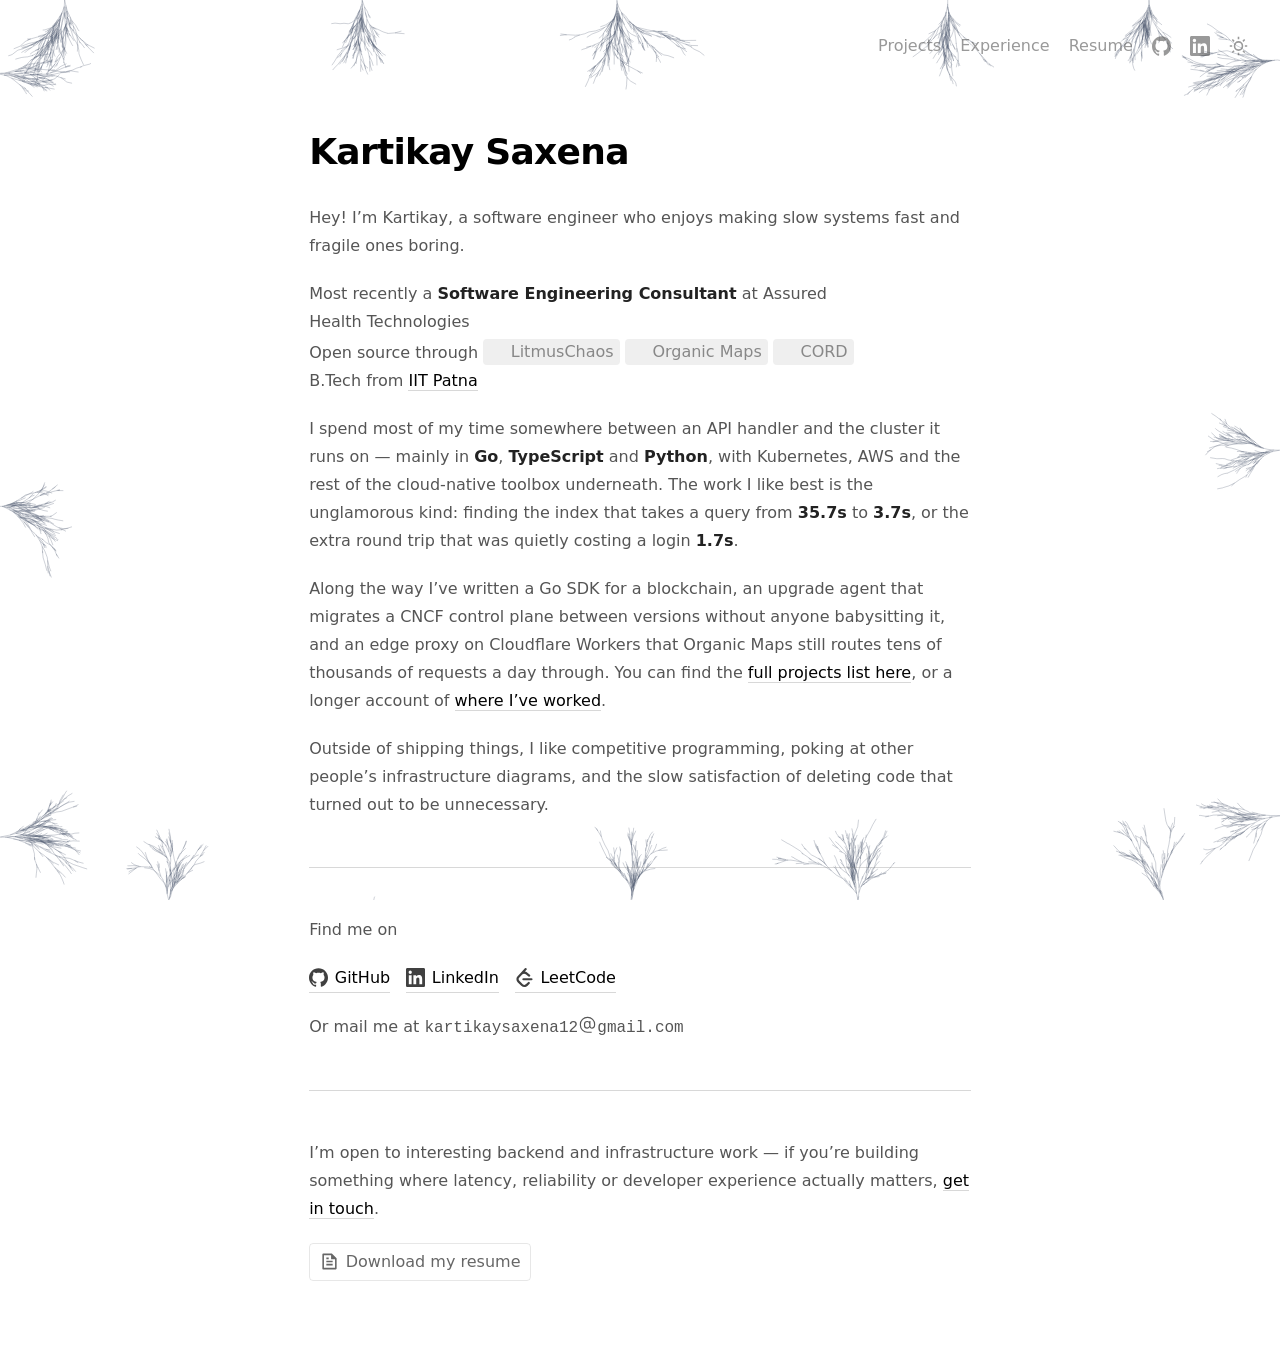
<file: index.html>
<!doctype html>
<html lang="en">
  <head>
    <meta charset="UTF-8" />
    <meta name="viewport" content="width=device-width, initial-scale=1" />
    <title>Kartikay Saxena</title>
    <meta
      name="description"
      content="Kartikay Saxena — software engineer working across Go, TypeScript and Python. Google Summer of Code, CNCF LitmusChaos, IIT Patna."
    />
    <meta name="author" content="Kartikay Saxena" />
    <link rel="icon" href="favicon.svg" type="image/svg+xml" />
    <link rel="canonical" href="https://ksaxena.tech/" />
    <meta property="og:type" content="website" />
    <meta property="og:title" content="Kartikay Saxena" />
    <meta property="og:url" content="https://ksaxena.tech/" />
    <meta
      property="og:description"
      content="Software engineer working across Go, TypeScript and Python."
    />
    <meta name="twitter:card" content="summary" />
    <link rel="stylesheet" href="styles/main.css" />
    <script>
      // Set the colour scheme before first paint to avoid a flash.
      (function () {
        var prefersDark =
          window.matchMedia &&
          window.matchMedia("(prefers-color-scheme: dark)").matches;
        var stored = null;
        try {
          stored = localStorage.getItem("color-scheme");
        } catch (e) {}
        if (stored === "dark" || (!stored && prefersDark))
          document.documentElement.classList.add("dark");
      })();
    </script>
  </head>
  <body>
    <header class="header">
      <a href="index.html" class="logo" aria-label="Kartikay Saxena — home">
        <svg viewBox="0 0 100 100" xmlns="http://www.w3.org/2000/svg">
          <title>Kartikay Saxena @ ksaxena.tech</title>
          <path
            class="stroke"
            d="M32 14C29 38 29 62 32 86M32 54C44 45 59 31 70 15M38 50C50 60 63 72 74 87"
          />
        </svg>
      </a>

      <nav class="nav">
        <div class="spacer"></div>
        <div class="right">
          <a href="projects.html" title="Projects">
            <span class="label">Projects</span>
            <span class="i-lightbulb icon-only"></span>
          </a>
          <a href="experience.html" title="Experience">
            <span class="label">Experience</span>
            <span class="i-briefcase icon-only"></span>
          </a>
          <a
            href="https://kartikaysaxena.github.io/resume-vault/software_engineer/software-engineer.pdf"
            target="_blank"
            rel="noopener"
            download
            title="Resume (PDF)"
          >
            <span class="label">Resume</span>
            <span class="i-file icon-only"></span>
          </a>
          <a
            href="https://github.com/kartikaysaxena"
            target="_blank"
            rel="noopener"
            title="GitHub"
            ><span class="i-github"></span
          ></a>
          <a
            href="https://www.linkedin.com/in/kartikay-saxena-33ba01223/"
            target="_blank"
            rel="noopener"
            title="LinkedIn"
            ><span class="i-linkedin"></span
          ></a>
          <button
            data-toggle-scheme
            title="Toggle colour scheme"
            aria-label="Toggle colour scheme"
          >
            <span class="i-sun"></span><span class="i-moon"></span>
          </button>
        </div>
      </nav>
    </header>

    <main>
      <div class="prose" style="margin-bottom: 2rem">
        <h1 class="slide-enter" style="--enter-stage: 0; margin-bottom: 0">
          Kartikay Saxena
        </h1>
      </div>

      <article class="prose slide-enter-content">
        <p>
          Hey! I’m Kartikay, a software engineer who enjoys making slow systems
          fast and fragile ones boring.
        </p>

        <p>
          Most recently a <strong>Software Engineering Consultant</strong> at
          Assured Health Technologies<br />
          Open source through
          <a
            class="magic-link"
            href="https://litmuschaos.io"
            target="_blank"
            rel="noopener"
            ><span
              class="magic-link-image"
              style="background-image: url('https://github.com/litmuschaos.png')"
            ></span
            >LitmusChaos</a
          >
          <a
            class="magic-link"
            href="https://organicmaps.app"
            target="_blank"
            rel="noopener"
            ><span
              class="magic-link-image"
              style="background-image: url('https://github.com/organicmaps.png')"
            ></span
            >Organic Maps</a
          >
          <a
            class="magic-link"
            href="https://github.com/dhiway"
            target="_blank"
            rel="noopener"
            ><span
              class="magic-link-image"
              style="background-image: url('https://github.com/dhiway.png')"
            ></span
            >CORD</a
          ><br />
          B.Tech from
          <a href="https://www.iitp.ac.in" target="_blank" rel="noopener"
            >IIT Patna</a
          >
        </p>

        <p>
          I spend most of my time somewhere between an API handler and the
          cluster it runs on — mainly in <strong>Go</strong>,
          <strong>TypeScript</strong> and <strong>Python</strong>, with
          Kubernetes, AWS and the rest of the cloud-native toolbox underneath.
          The work I like best is the unglamorous kind: finding the index that
          takes a query from <span class="metric">35.7s</span> to
          <span class="metric">3.7s</span>, or the extra round trip that was
          quietly costing a login <span class="metric">1.7s</span>.
        </p>

        <p>
          Along the way I’ve written a Go SDK for a blockchain, an upgrade agent
          that migrates a CNCF control plane between versions without anyone
          babysitting it, and an edge proxy on Cloudflare Workers that Organic
          Maps still routes tens of thousands of requests a day through. You can
          find the <a href="projects.html">full projects list here</a>, or a
          longer account of <a href="experience.html">where I’ve worked</a>.
        </p>

        <p>
          Outside of shipping things, I like competitive programming, poking at
          other people’s infrastructure diagrams, and the slow satisfaction of
          deleting code that turned out to be unnecessary.
        </p>

        <hr />

        <p>Find me on</p>

        <p class="socials">
          <a
            href="https://github.com/kartikaysaxena"
            target="_blank"
            rel="noopener"
            ><span class="i-github"></span> GitHub</a
          >
          <a
            href="https://www.linkedin.com/in/kartikay-saxena-33ba01223/"
            target="_blank"
            rel="noopener"
            ><span class="i-linkedin"></span> LinkedIn</a
          >
          <a
            href="https://leetcode.com/u/annoyingdeadlock/"
            target="_blank"
            rel="noopener"
            ><span class="i-leetcode"></span> LeetCode</a
          >
        </p>

        <p>
          Or mail me at
          <span class="mono"
            >kartikaysaxena12<span
              class="i-at"
              style="vertical-align: -0.15em"
            ></span
            >gmail.com</span
          >
        </p>

        <hr />

        <p>
          I’m open to interesting backend and infrastructure work — if you’re
          building something where latency, reliability or developer experience
          actually matters,
          <a href="mailto:kartikaysaxena12@gmail.com">get in touch</a>.
        </p>

        <p>
          <a
            class="btn"
            href="https://kartikaysaxena.github.io/resume-vault/software_engineer/software-engineer.pdf"
            target="_blank"
            rel="noopener"
            download
            ><span class="i-file"></span> Download my resume</a
          >
        </p>
      </article>
    </main>

    <button class="to-top" title="Scroll to top" aria-label="Scroll to top">
      <span class="i-arrow-up"></span>
    </button>

    <script src="scripts/app.js"></script>
    <script src="scripts/plum.js"></script>
  </body>
</html>
</file>
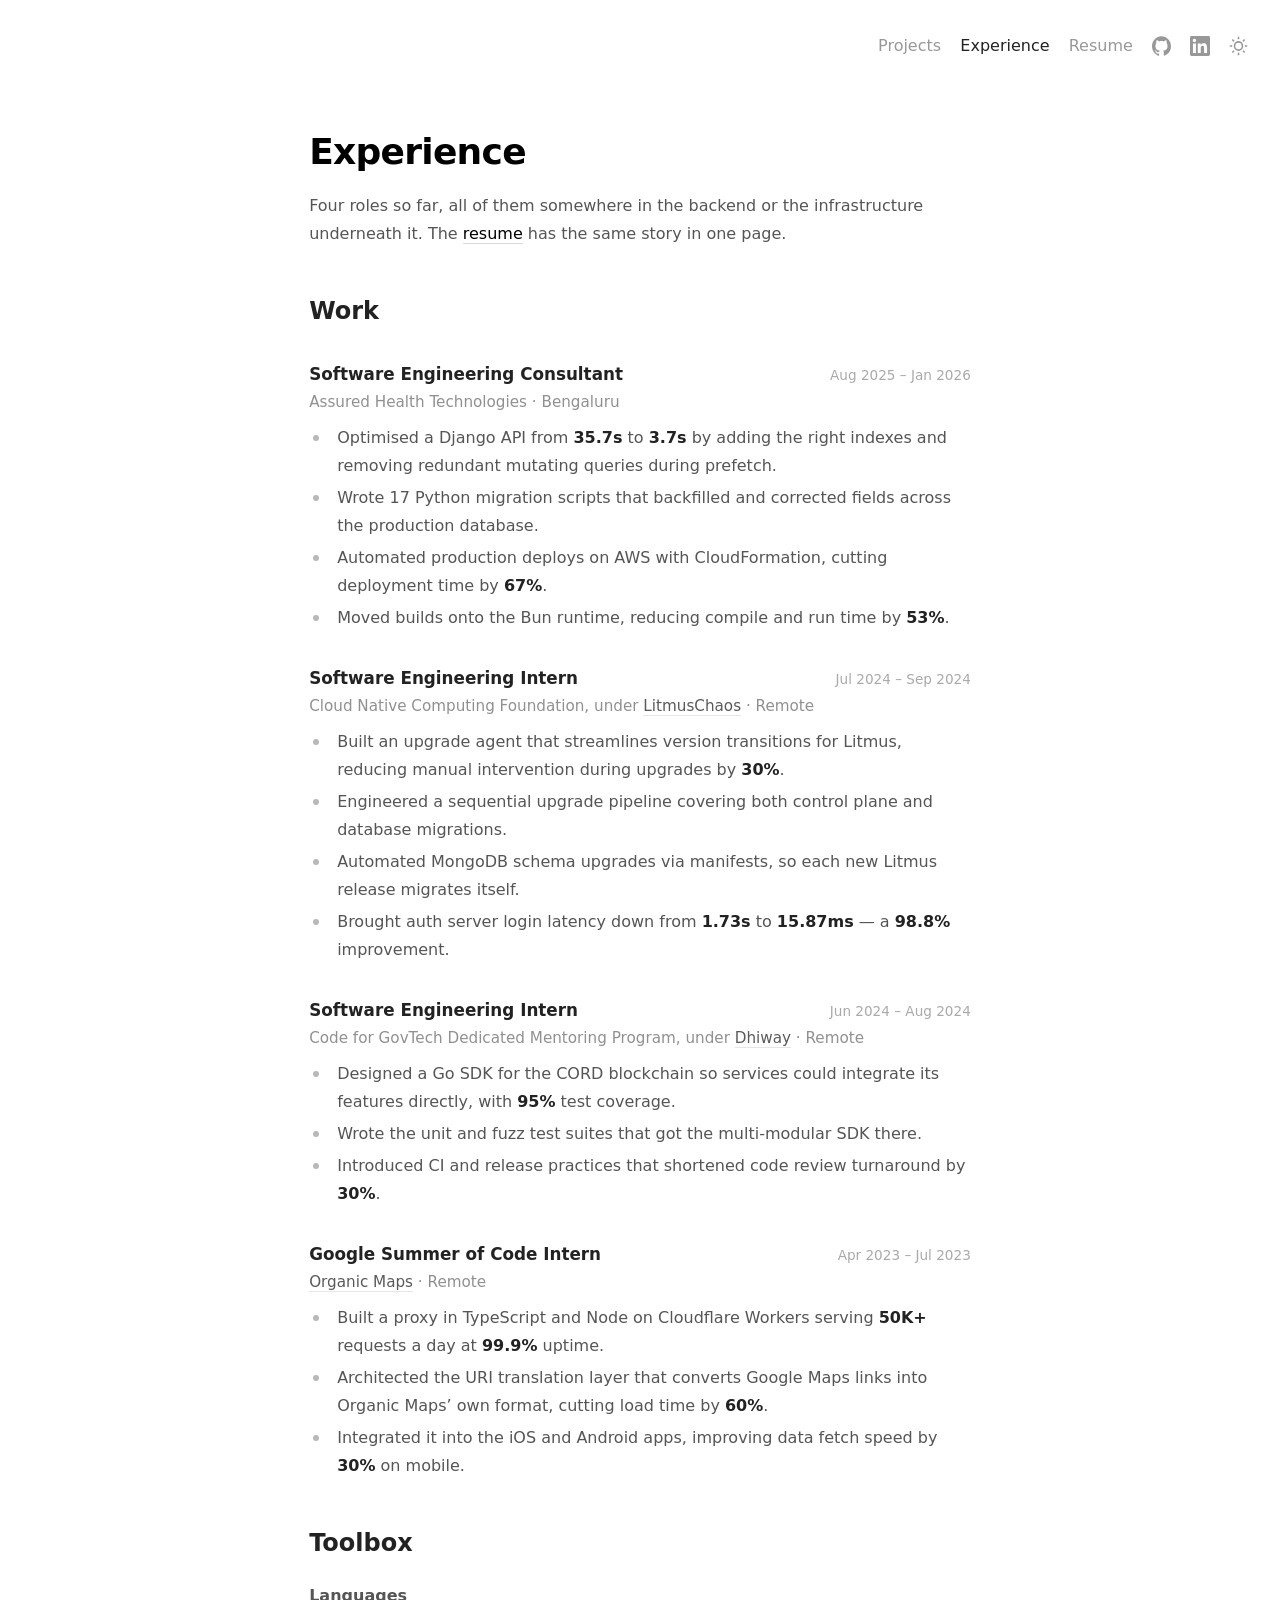
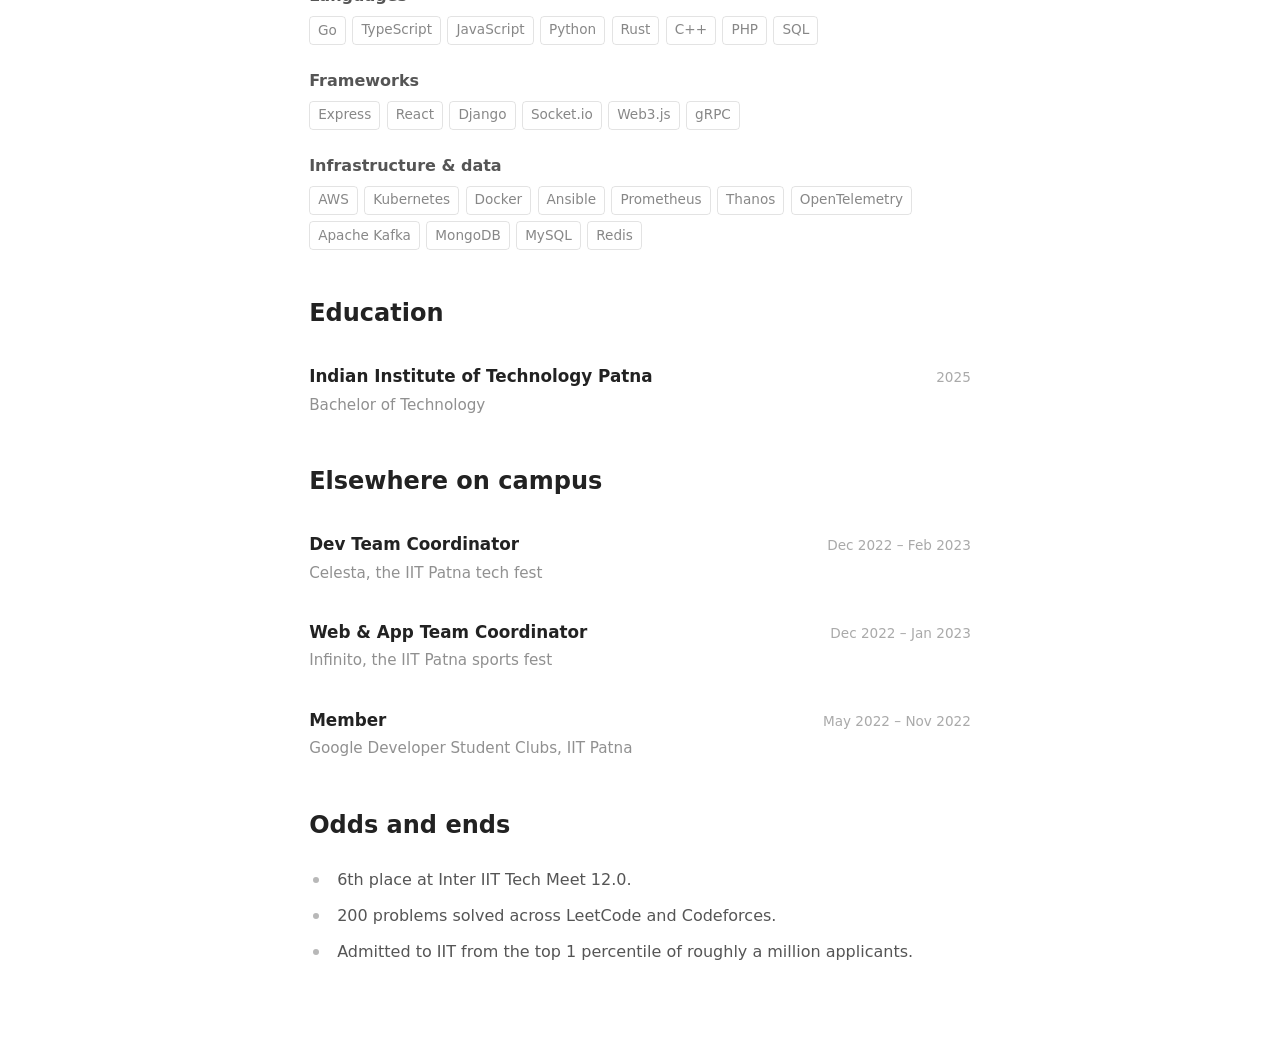
<file: experience.html>
<!doctype html>
<html lang="en">
  <head>
    <meta charset="UTF-8" />
    <meta name="viewport" content="width=device-width, initial-scale=1" />
    <title>Experience — Kartikay Saxena</title>
    <meta
      name="description"
      content="Where Kartikay Saxena has worked: Assured Health Technologies, CNCF LitmusChaos, Code for GovTech, and Google Summer of Code at Organic Maps."
    />
    <meta name="author" content="Kartikay Saxena" />
    <link rel="icon" href="favicon.svg" type="image/svg+xml" />
    <link rel="canonical" href="https://ksaxena.tech/experience.html" />
    <meta property="og:type" content="website" />
    <meta property="og:title" content="Experience — Kartikay Saxena" />
    <meta property="og:url" content="https://ksaxena.tech/experience.html" />
    <link rel="stylesheet" href="styles/main.css" />
    <script>
      (function () {
        var prefersDark =
          window.matchMedia &&
          window.matchMedia("(prefers-color-scheme: dark)").matches;
        var stored = null;
        try {
          stored = localStorage.getItem("color-scheme");
        } catch (e) {}
        if (stored === "dark" || (!stored && prefersDark))
          document.documentElement.classList.add("dark");
      })();
    </script>
  </head>
  <body>
    <header class="header">
      <a href="index.html" class="logo" aria-label="Kartikay Saxena — home">
        <svg viewBox="0 0 100 100" xmlns="http://www.w3.org/2000/svg">
          <title>Kartikay Saxena @ ksaxena.tech</title>
          <path
            class="stroke"
            d="M32 14C29 38 29 62 32 86M32 54C44 45 59 31 70 15M38 50C50 60 63 72 74 87"
          />
        </svg>
      </a>

      <nav class="nav">
        <div class="spacer"></div>
        <div class="right">
          <a href="projects.html" title="Projects">
            <span class="label">Projects</span>
            <span class="i-lightbulb icon-only"></span>
          </a>
          <a href="experience.html" title="Experience" aria-current="page">
            <span class="label">Experience</span>
            <span class="i-briefcase icon-only"></span>
          </a>
          <a
            href="https://kartikaysaxena.github.io/resume-vault/software_engineer/software-engineer.pdf"
            target="_blank"
            rel="noopener"
            download
            title="Resume (PDF)"
          >
            <span class="label">Resume</span>
            <span class="i-file icon-only"></span>
          </a>
          <a
            href="https://github.com/kartikaysaxena"
            target="_blank"
            rel="noopener"
            title="GitHub"
            ><span class="i-github"></span
          ></a>
          <a
            href="https://www.linkedin.com/in/kartikay-saxena-33ba01223/"
            target="_blank"
            rel="noopener"
            title="LinkedIn"
            ><span class="i-linkedin"></span
          ></a>
          <button
            data-toggle-scheme
            title="Toggle colour scheme"
            aria-label="Toggle colour scheme"
          >
            <span class="i-sun"></span><span class="i-moon"></span>
          </button>
        </div>
      </nav>
    </header>

    <main>
      <div class="prose slide-enter-content">
        <h1>Experience</h1>
        <p>
          Four roles so far, all of them somewhere in the backend or the
          infrastructure underneath it. The
          <a
            href="https://kartikaysaxena.github.io/resume-vault/software_engineer/software-engineer.pdf"
            target="_blank"
            rel="noopener"
            download
            >resume</a
          >
          has the same story in one page.
        </p>
      </div>

      <div class="prose slide-enter" style="--enter-stage: 3">
        <h2>Work</h2>

        <div class="entry">
          <div class="entry-head">
            <span class="role">Software Engineering Consultant</span>
            <span class="when">Aug 2025 – Jan 2026</span>
          </div>
          <div class="entry-org">Assured Health Technologies · Bengaluru</div>
          <ul>
            <li>
              Optimised a Django API from <span class="metric">35.7s</span> to
              <span class="metric">3.7s</span> by adding the right indexes and
              removing redundant mutating queries during prefetch.
            </li>
            <li>
              Wrote 17 Python migration scripts that backfilled and corrected
              fields across the production database.
            </li>
            <li>
              Automated production deploys on AWS with CloudFormation, cutting
              deployment time by <span class="metric">67%</span>.
            </li>
            <li>
              Moved builds onto the Bun runtime, reducing compile and run time
              by <span class="metric">53%</span>.
            </li>
          </ul>
        </div>

        <div class="entry">
          <div class="entry-head">
            <span class="role">Software Engineering Intern</span>
            <span class="when">Jul 2024 – Sep 2024</span>
          </div>
          <div class="entry-org">
            Cloud Native Computing Foundation, under
            <a href="https://litmuschaos.io" target="_blank" rel="noopener"
              >LitmusChaos</a
            >
            · Remote
          </div>
          <ul>
            <li>
              Built an upgrade agent that streamlines version transitions for
              Litmus, reducing manual intervention during upgrades by
              <span class="metric">30%</span>.
            </li>
            <li>
              Engineered a sequential upgrade pipeline covering both control
              plane and database migrations.
            </li>
            <li>
              Automated MongoDB schema upgrades via manifests, so each new
              Litmus release migrates itself.
            </li>
            <li>
              Brought auth server login latency down from
              <span class="metric">1.73s</span> to
              <span class="metric">15.87ms</span> — a
              <span class="metric">98.8%</span> improvement.
            </li>
          </ul>
        </div>

        <div class="entry">
          <div class="entry-head">
            <span class="role">Software Engineering Intern</span>
            <span class="when">Jun 2024 – Aug 2024</span>
          </div>
          <div class="entry-org">
            Code for GovTech Dedicated Mentoring Program, under
            <a href="https://github.com/dhiway" target="_blank" rel="noopener"
              >Dhiway</a
            >
            · Remote
          </div>
          <ul>
            <li>
              Designed a Go SDK for the CORD blockchain so services could
              integrate its features directly, with
              <span class="metric">95%</span> test coverage.
            </li>
            <li>
              Wrote the unit and fuzz test suites that got the multi-modular SDK
              there.
            </li>
            <li>
              Introduced CI and release practices that shortened code review
              turnaround by <span class="metric">30%</span>.
            </li>
          </ul>
        </div>

        <div class="entry">
          <div class="entry-head">
            <span class="role">Google Summer of Code Intern</span>
            <span class="when">Apr 2023 – Jul 2023</span>
          </div>
          <div class="entry-org">
            <a href="https://organicmaps.app" target="_blank" rel="noopener"
              >Organic Maps</a
            >
            · Remote
          </div>
          <ul>
            <li>
              Built a proxy in TypeScript and Node on Cloudflare Workers serving
              <span class="metric">50K+</span> requests a day at
              <span class="metric">99.9%</span> uptime.
            </li>
            <li>
              Architected the URI translation layer that converts Google Maps
              links into Organic Maps’ own format, cutting load time by
              <span class="metric">60%</span>.
            </li>
            <li>
              Integrated it into the iOS and Android apps, improving data fetch
              speed by <span class="metric">30%</span> on mobile.
            </li>
          </ul>
        </div>
      </div>

      <div class="prose slide-enter" style="--enter-stage: 4">
        <h2>Toolbox</h2>

        <h4>Languages</h4>
        <div class="chips">
          <span>Go</span><span>TypeScript</span><span>JavaScript</span
          ><span>Python</span><span>Rust</span><span>C++</span><span>PHP</span
          ><span>SQL</span>
        </div>

        <h4>Frameworks</h4>
        <div class="chips">
          <span>Express</span><span>React</span><span>Django</span
          ><span>Socket.io</span><span>Web3.js</span><span>gRPC</span>
        </div>

        <h4>Infrastructure &amp; data</h4>
        <div class="chips">
          <span>AWS</span><span>Kubernetes</span><span>Docker</span
          ><span>Ansible</span><span>Prometheus</span><span>Thanos</span
          ><span>OpenTelemetry</span><span>Apache Kafka</span
          ><span>MongoDB</span><span>MySQL</span><span>Redis</span>
        </div>
      </div>

      <div class="prose slide-enter" style="--enter-stage: 5">
        <h2>Education</h2>
        <div class="entry">
          <div class="entry-head">
            <span class="role">Indian Institute of Technology Patna</span>
            <span class="when">2025</span>
          </div>
          <div class="entry-org">Bachelor of Technology</div>
        </div>
      </div>

      <div class="prose slide-enter" style="--enter-stage: 6">
        <h2>Elsewhere on campus</h2>
        <div class="entry">
          <div class="entry-head">
            <span class="role">Dev Team Coordinator</span>
            <span class="when">Dec 2022 – Feb 2023</span>
          </div>
          <div class="entry-org">Celesta, the IIT Patna tech fest</div>
        </div>
        <div class="entry">
          <div class="entry-head">
            <span class="role">Web &amp; App Team Coordinator</span>
            <span class="when">Dec 2022 – Jan 2023</span>
          </div>
          <div class="entry-org">Infinito, the IIT Patna sports fest</div>
        </div>
        <div class="entry">
          <div class="entry-head">
            <span class="role">Member</span>
            <span class="when">May 2022 – Nov 2022</span>
          </div>
          <div class="entry-org">Google Developer Student Clubs, IIT Patna</div>
        </div>
      </div>

      <div class="prose slide-enter" style="--enter-stage: 7">
        <h2>Odds and ends</h2>
        <ul>
          <li>6th place at Inter IIT Tech Meet 12.0.</li>
          <li>200 problems solved across LeetCode and Codeforces.</li>
          <li>
            Admitted to IIT from the top 1 percentile of roughly a million
            applicants.
          </li>
        </ul>
      </div>
    </main>

    <button class="to-top" title="Scroll to top" aria-label="Scroll to top">
      <span class="i-arrow-up"></span>
    </button>

    <script src="scripts/app.js"></script>
  </body>
</html>
</file>
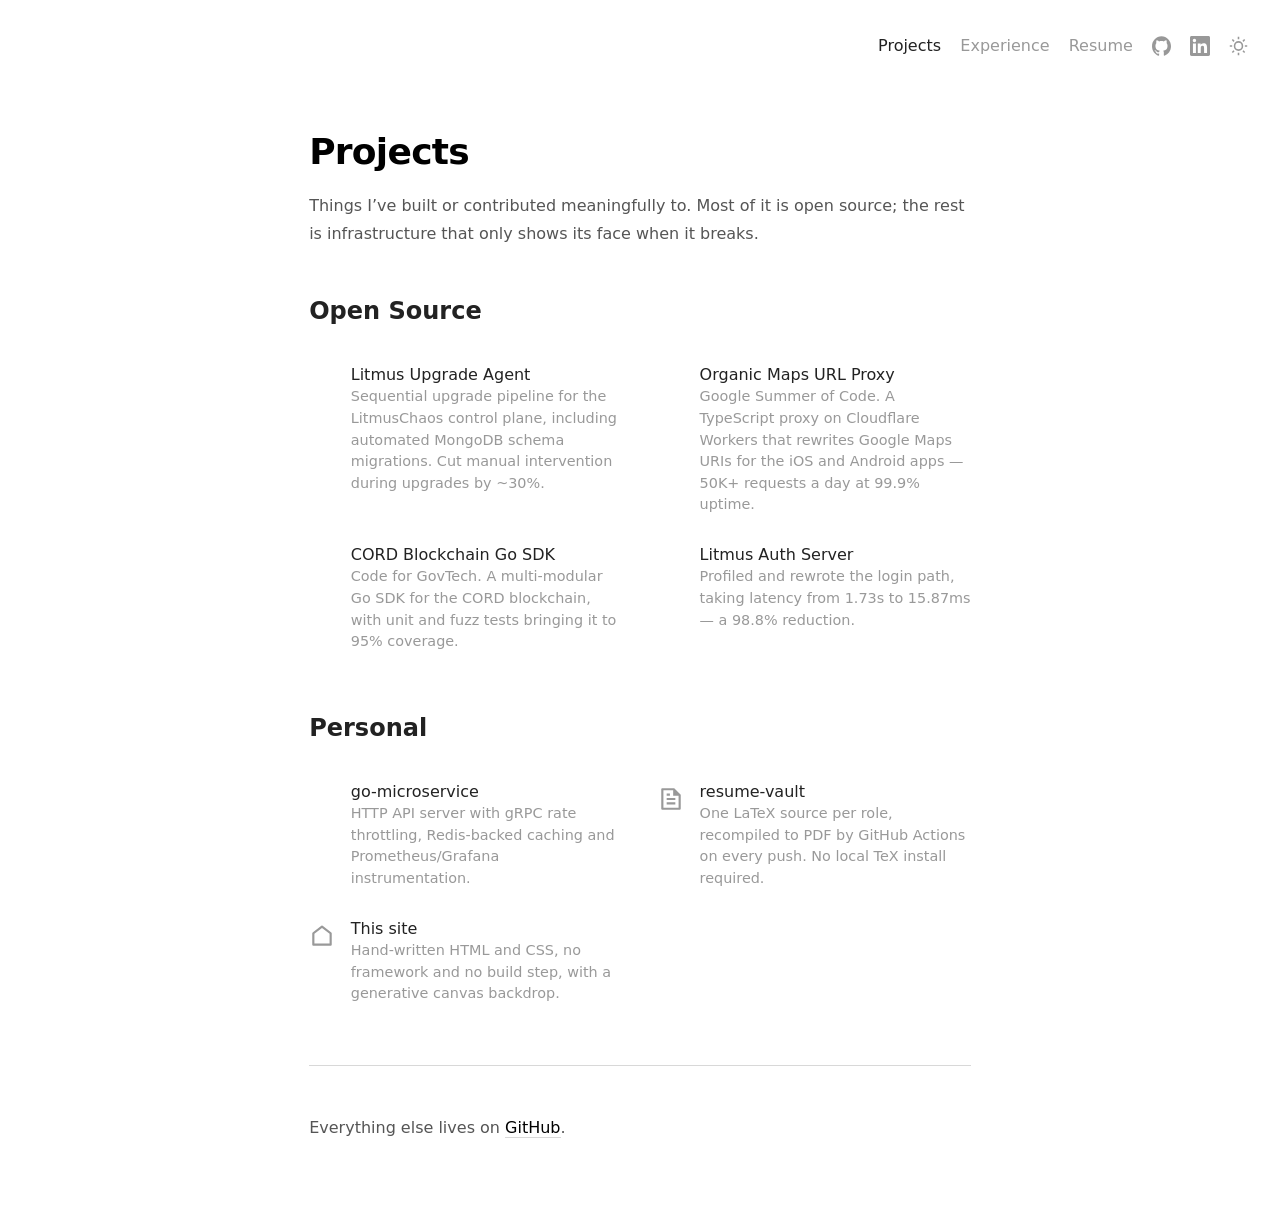
<file: projects.html>
<!doctype html>
<html lang="en">
  <head>
    <meta charset="UTF-8" />
    <meta name="viewport" content="width=device-width, initial-scale=1" />
    <title>Projects — Kartikay Saxena</title>
    <meta
      name="description"
      content="Projects Kartikay Saxena has built or contributed to, across open source, infrastructure and the edge."
    />
    <meta name="author" content="Kartikay Saxena" />
    <link rel="icon" href="favicon.svg" type="image/svg+xml" />
    <link rel="canonical" href="https://ksaxena.tech/projects.html" />
    <meta property="og:type" content="website" />
    <meta property="og:title" content="Projects — Kartikay Saxena" />
    <meta property="og:url" content="https://ksaxena.tech/projects.html" />
    <link rel="stylesheet" href="styles/main.css" />
    <script>
      (function () {
        var prefersDark =
          window.matchMedia &&
          window.matchMedia("(prefers-color-scheme: dark)").matches;
        var stored = null;
        try {
          stored = localStorage.getItem("color-scheme");
        } catch (e) {}
        if (stored === "dark" || (!stored && prefersDark))
          document.documentElement.classList.add("dark");
      })();
    </script>
  </head>
  <body>
    <header class="header">
      <a href="index.html" class="logo" aria-label="Kartikay Saxena — home">
        <svg viewBox="0 0 100 100" xmlns="http://www.w3.org/2000/svg">
          <title>Kartikay Saxena @ ksaxena.tech</title>
          <path
            class="stroke"
            d="M32 14C29 38 29 62 32 86M32 54C44 45 59 31 70 15M38 50C50 60 63 72 74 87"
          />
        </svg>
      </a>

      <nav class="nav">
        <div class="spacer"></div>
        <div class="right">
          <a href="projects.html" title="Projects" aria-current="page">
            <span class="label">Projects</span>
            <span class="i-lightbulb icon-only"></span>
          </a>
          <a href="experience.html" title="Experience">
            <span class="label">Experience</span>
            <span class="i-briefcase icon-only"></span>
          </a>
          <a
            href="https://kartikaysaxena.github.io/resume-vault/software_engineer/software-engineer.pdf"
            target="_blank"
            rel="noopener"
            download
            title="Resume (PDF)"
          >
            <span class="label">Resume</span>
            <span class="i-file icon-only"></span>
          </a>
          <a
            href="https://github.com/kartikaysaxena"
            target="_blank"
            rel="noopener"
            title="GitHub"
            ><span class="i-github"></span
          ></a>
          <a
            href="https://www.linkedin.com/in/kartikay-saxena-33ba01223/"
            target="_blank"
            rel="noopener"
            title="LinkedIn"
            ><span class="i-linkedin"></span
          ></a>
          <button
            data-toggle-scheme
            title="Toggle colour scheme"
            aria-label="Toggle colour scheme"
          >
            <span class="i-sun"></span><span class="i-moon"></span>
          </button>
        </div>
      </nav>
    </header>

    <main>
      <div class="prose slide-enter-content">
        <h1>Projects</h1>
        <p>
          Things I’ve built or contributed meaningfully to. Most of it is open
          source; the rest is infrastructure that only shows its face when it
          breaks.
        </p>
      </div>

      <div class="prose slide-enter" style="--enter-stage: 3">
        <h2>Open Source</h2>
        <div class="project-grid">
          <a
            class="project"
            href="https://litmuschaos.io"
            target="_blank"
            rel="noopener"
          >
            <span
              class="glyph img"
              style="background-image: url('https://github.com/litmuschaos.png')"
            ></span>
            <span>
              <span class="title">Litmus Upgrade Agent</span>
              <span class="desc"
                >Sequential upgrade pipeline for the LitmusChaos control plane,
                including automated MongoDB schema migrations. Cut manual
                intervention during upgrades by ~30%.</span
              >
            </span>
          </a>

          <a
            class="project"
            href="https://organicmaps.app"
            target="_blank"
            rel="noopener"
          >
            <span
              class="glyph img"
              style="
                background-image: url('https://github.com/organicmaps.png');
              "
            ></span>
            <span>
              <span class="title">Organic Maps URL Proxy</span>
              <span class="desc"
                >Google Summer of Code. A TypeScript proxy on Cloudflare Workers
                that rewrites Google Maps URIs for the iOS and Android apps —
                50K+ requests a day at 99.9% uptime.</span
              >
            </span>
          </a>

          <a
            class="project"
            href="https://github.com/dhiway"
            target="_blank"
            rel="noopener"
          >
            <span
              class="glyph img"
              style="background-image: url('https://github.com/dhiway.png')"
            ></span>
            <span>
              <span class="title">CORD Blockchain Go SDK</span>
              <span class="desc"
                >Code for GovTech. A multi-modular Go SDK for the CORD
                blockchain, with unit and fuzz tests bringing it to 95%
                coverage.</span
              >
            </span>
          </a>

          <a
            class="project"
            href="https://github.com/cncf"
            target="_blank"
            rel="noopener"
          >
            <span
              class="glyph img"
              style="background-image: url('https://github.com/cncf.png')"
            ></span>
            <span>
              <span class="title">Litmus Auth Server</span>
              <span class="desc"
                >Profiled and rewrote the login path, taking latency from 1.73s
                to 15.87ms — a 98.8% reduction.</span
              >
            </span>
          </a>
        </div>
      </div>

      <div class="prose slide-enter" style="--enter-stage: 4">
        <h2>Personal</h2>
        <div class="project-grid">
          <a
            class="project"
            href="https://github.com/kartikaysaxena/go-microservice"
            target="_blank"
            rel="noopener"
          >
            <span
              class="glyph img"
              style="background-image: url('https://github.com/golang.png')"
            ></span>
            <span>
              <span class="title">go-microservice</span>
              <span class="desc"
                >HTTP API server with gRPC rate throttling, Redis-backed caching
                and Prometheus/Grafana instrumentation.</span
              >
            </span>
          </a>

          <a
            class="project"
            href="https://github.com/kartikaysaxena/resume-vault"
            target="_blank"
            rel="noopener"
          >
            <span class="glyph i-file"></span>
            <span>
              <span class="title">resume-vault</span>
              <span class="desc"
                >One LaTeX source per role, recompiled to PDF by GitHub Actions
                on every push. No local TeX install required.</span
              >
            </span>
          </a>

          <a
            class="project"
            href="https://github.com/kartikaysaxena/Portfolio"
            target="_blank"
            rel="noopener"
          >
            <span class="glyph i-home"></span>
            <span>
              <span class="title">This site</span>
              <span class="desc"
                >Hand-written HTML and CSS, no framework and no build step, with
                a generative canvas backdrop.</span
              >
            </span>
          </a>
        </div>
      </div>

      <div class="prose slide-enter" style="--enter-stage: 5">
        <hr />
        <p>
          Everything else lives on
          <a
            href="https://github.com/kartikaysaxena?tab=repositories"
            target="_blank"
            rel="noopener"
            >GitHub</a
          >.
        </p>
      </div>
    </main>

    <button class="to-top" title="Scroll to top" aria-label="Scroll to top">
      <span class="i-arrow-up"></span>
    </button>

    <script src="scripts/app.js"></script>
  </body>
</html>
</file>
<file: styles/main.css>
/* ---------------------------------------------------------------------------
   Kartikay Saxena â€” portfolio
   Minimal, text-first design in the spirit of antfu.me.
--------------------------------------------------------------------------- */

/* --- Tokens ------------------------------------------------------------- */

:root {
  --c-bg: #ffffff;
  --c-scrollbar: #eee;
  --c-scrollbar-hover: #bbb;
  --c-border: #7d7d7d4d;
  --c-faint: #8882;
  --c-accent: #e8734a;

  --fg-light: #888;
  --fg: #555;
  --fg-deep: #222;
  --fg-deeper: #000;

  --prose-max-width: 65ch;
  --nav-padding: 2rem;

  --font-sans: "Inter var", Inter, ui-sans-serif, system-ui, -apple-system,
    "Segoe UI", Roboto, "Helvetica Neue", Arial, sans-serif;
  --font-mono: "DM Mono", ui-monospace, SFMono-Regular, Menlo, Monaco, Consolas,
    "Liberation Mono", "Courier New", monospace;
  --font-serif: ui-serif, Georgia, Cambria, "Times New Roman", Times, serif;

  color-scheme: light;
}

html.dark {
  --c-bg: #050505;
  --c-scrollbar: #111;
  --c-scrollbar-hover: #222;

  --fg-light: #888;
  --fg: #bbb;
  --fg-deep: #ddd;
  --fg-deeper: #fff;

  color-scheme: dark;
}

/* --- Base --------------------------------------------------------------- */

*,
*::before,
*::after {
  box-sizing: border-box;
}

* {
  margin: 0;
  padding: 0;
}

html {
  -webkit-text-size-adjust: 100%;
  tab-size: 4;
  -webkit-tap-highlight-color: transparent;
  scroll-behavior: smooth;
}

body {
  min-height: 100vh;
  background: var(--c-bg);
  color: var(--fg);
  font-family: var(--font-sans);
  font-size: 1rem;
  line-height: 1.75;
  position: relative;
  transition: background-color 0.3s ease;
}

::selection {
  background: #8884;
}

* {
  scrollbar-color: var(--c-scrollbar) var(--c-bg);
}

::-webkit-scrollbar {
  width: 6px;
  height: 6px;
}
::-webkit-scrollbar-track,
::-webkit-scrollbar-corner {
  background: var(--c-bg);
  border-radius: 10px;
}
::-webkit-scrollbar-thumb {
  background: var(--c-scrollbar);
  border-radius: 10px;
}
::-webkit-scrollbar-thumb:hover {
  background: var(--c-scrollbar-hover);
}

img,
svg,
canvas {
  display: block;
  max-width: 100%;
}

:focus-visible {
  outline: 2px solid var(--fg-light);
  outline-offset: 3px;
  border-radius: 2px;
}

/* --- Icons (CSS masks, currentColor) ------------------------------------ */

[class^="i-"],
[class*=" i-"] {
  display: inline-block;
  width: 1.2em;
  height: 1.2em;
  flex: none;
  background-color: currentColor;
  -webkit-mask-position: center;
  mask-position: center;
  -webkit-mask-size: 100% 100%;
  mask-size: 100% 100%;
  -webkit-mask-repeat: no-repeat;
  mask-repeat: no-repeat;
  vertical-align: -0.2em;
}

.i-lightbulb {
  --icon: url('data:image/svg+xml;utf8,<svg xmlns="http://www.w3.org/2000/svg" viewBox="0 0 24 24"><path fill="black" d="M9.973 18H11v-5h2v5h1.027c.132-1.202.745-2.193 1.74-3.277c.113-.122.832-.867.917-.973a6 6 0 1 0-9.37-.002c.086.107.807.853.918.974c.996 1.084 1.609 2.076 1.741 3.278M10 20v1h4v-1zm-4.246-5a8 8 0 1 1 12.49.002C17.624 15.774 16 17 16 18.5V21a2 2 0 0 1-2 2h-4a2 2 0 0 1-2-2v-2.5C8 17 6.375 15.774 5.754 15"/></svg>');
}
.i-briefcase {
  --icon: url('data:image/svg+xml;utf8,<svg xmlns="http://www.w3.org/2000/svg" viewBox="0 0 24 24"><path fill="black" d="M7 5V2a1 1 0 0 1 1-1h8a1 1 0 0 1 1 1v3h4a1 1 0 0 1 1 1v14a1 1 0 0 1-1 1H3a1 1 0 0 1-1-1V6a1 1 0 0 1 1-1zM4 16v3h16v-3zm0-2h16V7H4zM9 3v2h6V3zm2 8h2v2h-2z"/></svg>');
}
.i-file {
  --icon: url('data:image/svg+xml;utf8,<svg xmlns="http://www.w3.org/2000/svg" viewBox="0 0 24 24"><path fill="black" d="M21 8v12.993A1 1 0 0 1 20.007 22H3.993A.993.993 0 0 1 3 21.008V2.992C3 2.455 3.449 2 4.002 2h10.995zm-2 1h-5V4H5v16h14zM8 7h3v2H8zm0 4h8v2H8zm0 4h8v2H8z"/></svg>');
}
.i-sun {
  --icon: url('data:image/svg+xml;utf8,<svg xmlns="http://www.w3.org/2000/svg" viewBox="0 0 24 24"><path fill="black" d="M12 18a6 6 0 1 1 0-12a6 6 0 0 1 0 12m0-2a4 4 0 1 0 0-8a4 4 0 0 0 0 8M11 1h2v3h-2zm0 19h2v3h-2zM3.515 4.929l1.414-1.414L7.05 5.636L5.636 7.05zM16.95 18.364l1.414-1.414l2.121 2.121l-1.414 1.414zm2.121-14.85l1.414 1.415l-2.121 2.121l-1.414-1.414zM5.636 16.95l1.414 1.414l-2.121 2.121l-1.414-1.414zM23 11v2h-3v-2zM4 11v2H1v-2z"/></svg>');
}
.i-moon {
  --icon: url('data:image/svg+xml;utf8,<svg xmlns="http://www.w3.org/2000/svg" viewBox="0 0 24 24"><path fill="black" d="M10 7a7 7 0 0 0 12 4.9v.1c0 5.523-4.477 10-10 10S2 17.523 2 12S6.477 2 12 2h.1A6.98 6.98 0 0 0 10 7m-6 5a8 8 0 0 0 15.062 3.762A9 9 0 0 1 8.238 4.938A8 8 0 0 0 4 12"/></svg>');
}
.i-arrow-up {
  --icon: url('data:image/svg+xml;utf8,<svg xmlns="http://www.w3.org/2000/svg" viewBox="0 0 24 24"><path fill="black" d="M13 7.828V20h-2V7.828l-5.364 5.364l-1.414-1.414L12 4l7.778 7.778l-1.414 1.414z"/></svg>');
}
.i-github {
  --icon: url('data:image/svg+xml;utf8,<svg xmlns="http://www.w3.org/2000/svg" viewBox="0 0 24 24"><path fill="black" d="M12 .297c-6.63 0-12 5.373-12 12c0 5.303 3.438 9.8 8.205 11.385c.6.113.82-.258.82-.577c0-.285-.01-1.04-.015-2.04c-3.338.724-4.042-1.61-4.042-1.61C4.422 18.07 3.633 17.7 3.633 17.7c-1.087-.744.084-.729.084-.729c1.205.084 1.838 1.236 1.838 1.236c1.07 1.835 2.809 1.305 3.495.998c.108-.776.417-1.305.76-1.605c-2.665-.3-5.466-1.332-5.466-5.93c0-1.31.465-2.38 1.235-3.22c-.135-.303-.54-1.523.105-3.176c0 0 1.005-.322 3.3 1.23c.96-.267 1.98-.399 3-.405c1.02.006 2.04.138 3 .405c2.28-1.552 3.285-1.23 3.285-1.23c.645 1.653.24 2.873.12 3.176c.765.84 1.23 1.91 1.23 3.22c0 4.61-2.805 5.625-5.475 5.92c.42.36.81 1.096.81 2.22c0 1.606-.015 2.896-.015 3.286c0 .315.21.69.825.57C20.565 22.092 24 17.592 24 12.297c0-6.627-5.373-12-12-12"/></svg>');
}
.i-linkedin {
  --icon: url('data:image/svg+xml;utf8,<svg xmlns="http://www.w3.org/2000/svg" viewBox="0 0 24 24"><path fill="black" d="M20.447 20.452h-3.554v-5.569c0-1.328-.027-3.037-1.852-3.037c-1.853 0-2.136 1.445-2.136 2.939v5.667H9.351V9h3.414v1.561h.046c.477-.9 1.637-1.85 3.37-1.85c3.601 0 4.267 2.37 4.267 5.455v6.286zM5.337 7.433a2.06 2.06 0 0 1-2.063-2.065a2.064 2.064 0 1 1 2.063 2.065m1.782 13.019H3.555V9h3.564zM22.225 0H1.771C.792 0 0 .774 0 1.729v20.542C0 23.227.792 24 1.771 24h20.451C23.2 24 24 23.227 24 22.271V1.729C24 .774 23.2 0 22.222 0z"/></svg>');
}
.i-leetcode {
  --icon: url('data:image/svg+xml;utf8,<svg xmlns="http://www.w3.org/2000/svg" viewBox="0 0 24 24"><path fill="black" d="M13.483 0a1.37 1.37 0 0 0-.961.438L7.116 6.226l-3.854 4.126a5.3 5.3 0 0 0-1.209 2.104a5 5 0 0 0-.125.513a5.5 5.5 0 0 0 .062 2.362a6 6 0 0 0 .349 1.017a5.9 5.9 0 0 0 1.271 1.818l4.277 4.193l.039.038c2.248 2.165 5.852 2.133 8.063-.074l2.396-2.392c.54-.54.54-1.414.003-1.955a1.38 1.38 0 0 0-1.951-.003l-2.396 2.392a3.02 3.02 0 0 1-4.205.038l-.02-.019l-4.276-4.193c-.652-.64-.972-1.469-.948-2.263a2.7 2.7 0 0 1 .066-.523a2.55 2.55 0 0 1 .619-1.164L9.13 8.114c1.058-1.134 3.204-1.27 4.43-.278l3.501 2.831c.593.48 1.461.387 1.94-.207a1.384 1.384 0 0 0-.207-1.943l-3.5-2.831c-.8-.647-1.766-1.045-2.774-1.202l2.015-2.158A1.384 1.384 0 0 0 13.483 0m-2.866 12.815a1.38 1.38 0 0 0-1.38 1.382a1.38 1.38 0 0 0 1.38 1.382H20.79a1.38 1.38 0 0 0 1.38-1.382a1.38 1.38 0 0 0-1.38-1.382z"/></svg>');
}
.i-at {
  --icon: url('data:image/svg+xml;utf8,<svg xmlns="http://www.w3.org/2000/svg" viewBox="0 0 32 32"><path fill="black" d="M16 3A12.92 12.92 0 0 0 3 16v1a13 13 0 0 0 13 13h7v-2h-7A11 11 0 0 1 5 17v-1A10.94 10.94 0 0 1 16 5a10.64 10.64 0 0 1 11 11c0 3.59-1.4 5-3.66 5c-1.58 0-2.34-1.29-2.34-3v-8h-2v1.94A3.84 3.84 0 0 0 15.5 10a5.48 5.48 0 0 0-5.5 5.44v2.12A5.48 5.48 0 0 0 15.5 23a4.28 4.28 0 0 0 4-2.46A4.35 4.35 0 0 0 23.41 23c3.07 0 5.59-2 5.59-7A12.72 12.72 0 0 0 16 3m3 14.56a3.5 3.5 0 0 1-7 0v-2.12a3.5 3.5 0 0 1 7 0Z"/></svg>');
}
.i-home {
  --icon: url('data:image/svg+xml;utf8,<svg xmlns="http://www.w3.org/2000/svg" viewBox="0 0 24 24"><path fill="black" d="M21 20a1 1 0 0 1-1 1H4a1 1 0 0 1-1-1V9.49a1 1 0 0 1 .386-.79l8-6.223a1 1 0 0 1 1.228 0l8 6.223a1 1 0 0 1 .386.79zm-2-1V9.978l-7-5.444l-7 5.444V19z"/></svg>');
}
[class^="i-"],
[class*=" i-"] {
  -webkit-mask-image: var(--icon);
  mask-image: var(--icon);
}

/* --- Header / nav ------------------------------------------------------- */

.header {
  position: relative;
  z-index: 40;
}

.logo {
  position: absolute;
  top: 1.25rem;
  left: 1.25rem;
  width: 3rem;
  height: 3rem;
  outline: none;
  user-select: none;
}

@media (min-width: 1280px) {
  .logo {
    position: fixed;
  }
}

.logo svg {
  width: 100%;
  height: 100%;
  overflow: visible;
}

.logo .stroke {
  fill: none;
  stroke: #303030;
  stroke-width: 5;
  stroke-linecap: round;
  stroke-linejoin: round;
  stroke-dashoffset: 1px;
  stroke-dasharray: 190 0;
  transform-origin: 50%;
  animation: logo-draw 10s infinite forwards;
}

html.dark .logo .stroke {
  stroke: #fdfdfd;
}

@keyframes logo-draw {
  0% {
    stroke-dashoffset: 1px;
    stroke-dasharray: 0 190;
    opacity: 0;
  }
  10% {
    opacity: 1;
  }
  40%,
  85% {
    stroke-dasharray: 190 0;
  }
  95%,
  100% {
    stroke-dasharray: 0 190;
  }
}

.nav {
  display: grid;
  grid-template-columns: auto max-content;
  box-sizing: border-box;
  width: 100%;
  padding: var(--nav-padding);
}

.nav > * {
  margin: auto;
}

.nav .right {
  display: grid;
  grid-auto-flow: column;
  gap: 1.2rem;
  align-items: center;
}

.nav a,
.nav button {
  display: inline-flex;
  align-items: center;
  cursor: pointer;
  color: inherit;
  background: none;
  padding: 0;
  font: inherit;
  opacity: 0.6;
  outline: none;
  text-decoration: none;
  border: none;
  transition: opacity 0.2s ease;
}

.nav a:hover,
.nav button:hover,
.nav a[aria-current="page"] {
  opacity: 1;
}

.nav button .i-moon {
  display: none;
}

html.dark .nav button .i-sun {
  display: none;
}

html.dark .nav button .i-moon {
  display: inline-block;
}

.nav a[aria-current="page"] {
  color: var(--fg-deep);
}

.nav .icon-only {
  display: none;
}

@media (max-width: 767px) {
  .nav {
    --nav-padding: 1.5rem;
  }
  .nav .label {
    display: none;
  }
  .nav .icon-only {
    display: inline-block;
  }
  .nav .right {
    gap: 1rem;
  }
}

/* --- Layout ------------------------------------------------------------- */

main {
  padding: 2.5rem 1.75rem 5rem;
  overflow-x: hidden;
}

.prose {
  max-width: var(--prose-max-width);
  margin-inline: auto;
  color: var(--fg);
  font-size: 1rem;
  line-height: 1.75;
}

.prose > * + * {
  margin-top: 1.25em;
}

/* --- Typography --------------------------------------------------------- */

.prose h1 {
  color: var(--fg-deeper);
  font-size: 2.25em;
  font-weight: 800;
  line-height: 1.11111;
  letter-spacing: -0.02em;
  margin-top: 0;
  margin-bottom: 0.5em;
}

.prose h2 {
  color: var(--fg-deep);
  font-size: 1.5em;
  font-weight: 700;
  line-height: 1.33333;
  margin-top: 2em;
  margin-bottom: 1em;
}

.prose h3 {
  color: inherit;
  opacity: 0.7;
  font-size: 1.25em;
  font-weight: 600;
  line-height: 1.6;
  margin-top: 1.6em;
  margin-bottom: 0.6em;
}

.prose h4 {
  color: inherit;
  font-weight: 600;
  line-height: 1.5;
  margin-top: 1.5em;
  margin-bottom: 0.5em;
}

.prose p {
  text-wrap: pretty;
}

.prose strong,
.prose b {
  color: var(--fg-deep);
  font-weight: 600;
}

.prose em {
  color: var(--fg-deep);
  font-family: var(--font-serif);
  font-size: 1.05em;
}

.prose code {
  color: var(--fg-deep);
  background-color: #aaaaaa18;
  border-radius: 0.25rem;
  margin: -0.2em 0;
  padding: 0.2em 0.3em;
  font-family: var(--font-mono);
  font-size: 0.92em;
  font-weight: 500;
}

.prose hr {
  border: none;
  border-top: 1px solid var(--c-border);
  margin-block: 3em;
}

.prose ul,
.prose ol {
  padding-left: 0;
  list-style: none;
}

.prose li {
  position: relative;
  padding-left: 1.75em;
  margin-top: 0.5em;
}

.prose ul > li::before {
  content: "";
  position: absolute;
  top: 0.6875em;
  left: 0.25em;
  width: 0.375em;
  height: 0.375em;
  border-radius: 50%;
  background-color: var(--fg-light);
  opacity: 0.6;
}

.prose ol {
  counter-reset: list-item;
}

.prose ol > li {
  counter-increment: list-item;
}

.prose ol > li::before {
  content: counter(list-item) ".";
  position: absolute;
  left: 0;
  color: var(--fg-light);
}

.prose blockquote {
  border-left: 0.25rem solid var(--c-border);
  padding-left: 1em;
  font-style: italic;
  font-weight: 500;
  color: inherit;
}

/* --- Links -------------------------------------------------------------- */

a {
  color: inherit;
}

.prose a {
  color: var(--fg-deeper);
  font-weight: inherit;
  text-decoration: none;
  border-bottom: 1px solid var(--c-border);
  transition: border 0.3s ease-in-out;
}

.prose a:hover {
  border-bottom: 1px solid var(--fg);
}

a.item {
  opacity: 0.6;
  text-decoration: none;
  border-bottom: none !important;
  transition: opacity 0.2s ease-out;
}

a.item:hover {
  opacity: 1;
}

/* Pill link with a favicon, Ã  la antfu's "magic links". */
.magic-link {
  display: inline-flex;
  align-items: center;
  gap: 0.25rem;
  padding: 0.25rem 0.375rem;
  border-radius: 0.25rem;
  background: #8882;
  line-height: 100%;
  transform: translateY(3px);
  transition: background-color 0.15s ease, color 0.15s ease;
  color: var(--fg-light) !important;
  border-width: 0 !important;
}

.magic-link:hover {
  background: #8883;
  color: var(--fg) !important;
}

.magic-link-image {
  display: inline-block;
  width: 1.1em;
  height: 1.1em;
  border-radius: 2px;
  background-position: center;
  background-repeat: no-repeat;
  background-size: cover;
}

.magic-link-image.round {
  border-radius: 50%;
}

/* --- Buttons ------------------------------------------------------------ */

.btn {
  display: inline-flex;
  align-items: center;
  gap: 0.4rem;
  padding: 0.25rem 0.625rem;
  border: 1px solid var(--c-border);
  border-radius: 0.25rem;
  opacity: 0.6;
  text-decoration: none !important;
  transition: all 0.2s cubic-bezier(0, 0, 0.2, 1);
}

.btn:hover {
  opacity: 1;
  color: var(--c-accent);
  background-color: #e8734a1a;
  border-color: var(--c-border);
}

/* --- Lists of things ---------------------------------------------------- */

.project-grid {
  display: grid;
  grid-template-columns: 1fr;
  gap: 0.25rem;
  margin-inline: -1rem;
}

@media (min-width: 768px) {
  .project-grid {
    grid-template-columns: 1fr 1fr;
  }
}

.project-grid .project {
  display: flex;
  gap: 1rem;
  align-items: flex-start;
  padding: 0.75rem 1rem;
  border-radius: 0.5rem;
  border: none !important;
  color: inherit;
  text-decoration: none;
  transition: background-color 0.2s ease, transform 0.2s ease;
}

.project-grid .project:hover {
  background: #8881;
}

.project-grid .project .glyph {
  flex: none;
  width: 1.6rem;
  height: 1.6rem;
  margin-top: 0.35rem;
  opacity: 0.6;
  font-size: 1.6rem;
  transition: opacity 0.2s ease;
}

.project-grid .project:hover .glyph {
  opacity: 1;
}

.project-grid .project .glyph.img {
  background-color: transparent;
  background-size: contain;
  background-repeat: no-repeat;
  background-position: center;
  border-radius: 4px;
}

.project-grid .project .title {
  display: block;
  color: var(--fg-deep);
  font-weight: 500;
  line-height: 1.4;
}

.project-grid .project .desc {
  display: block;
  font-size: 0.9em;
  opacity: 0.6;
  line-height: 1.5;
  font-weight: 400;
}

/* Experience / timeline entries */
.entry {
  margin-top: 2rem;
}

.entry-head {
  display: flex;
  flex-wrap: wrap;
  align-items: baseline;
  gap: 0 0.6rem;
}

.entry-head .role {
  color: var(--fg-deep);
  font-size: 1.05em;
  font-weight: 600;
}

.entry-head .when {
  margin-left: auto;
  font-size: 0.85em;
  opacity: 0.5;
  font-variant-numeric: tabular-nums;
  white-space: nowrap;
}

.entry-org {
  font-size: 0.95em;
  opacity: 0.65;
}

.entry ul {
  margin-top: 0.5rem;
}

.entry li {
  margin-top: 0.25em;
}

/* Inline metric callouts */
.metric {
  color: var(--fg-deep);
  font-variant-numeric: tabular-nums;
  font-weight: 600;
}

/* Skill chips */
.chips {
  display: flex;
  flex-wrap: wrap;
  gap: 0.4rem;
  margin-top: 0.5rem;
}

.chips span {
  padding: 0.1rem 0.5rem;
  border: 1px solid var(--c-border);
  border-radius: 0.25rem;
  font-size: 0.85em;
  opacity: 0.7;
}

/* Social row */
.socials {
  display: flex;
  flex-wrap: wrap;
  gap: 0.5rem 1rem;
}

.socials a {
  display: inline-flex;
  align-items: center;
  gap: 0.4rem;
}

.socials .i-github,
.socials .i-linkedin,
.socials .i-leetcode,
.socials .i-mail {
  opacity: 0.75;
}

.mono {
  font-family: var(--font-mono);
}

/* --- Scroll-to-top ------------------------------------------------------ */

.to-top {
  position: fixed;
  right: 0.75rem;
  bottom: 0.75rem;
  z-index: 100;
  display: grid;
  place-items: center;
  width: 2.5rem;
  height: 2.5rem;
  border: none;
  border-radius: 9999px;
  background: transparent;
  color: inherit;
  cursor: pointer;
  opacity: 0;
  pointer-events: none;
  transition: opacity 0.3s ease, background-color 0.3s ease;
}

.to-top.show {
  opacity: 0.6;
  pointer-events: auto;
}

.to-top.show:hover {
  opacity: 1;
  background: #8883;
}

/* --- Generative background ---------------------------------------------- */

.plum-canvas {
  position: fixed;
  inset: 0;
  z-index: -1;
  pointer-events: none;
}

/* --- Enter animations --------------------------------------------------- */

@keyframes slide-enter {
  from {
    opacity: 0;
    transform: translateY(10px);
  }
  to {
    opacity: 1;
    transform: none;
  }
}

@media (prefers-reduced-motion: no-preference) {
  [slide-enter],
  .slide-enter,
  .slide-enter-content > * {
    --enter-stage: 0;
    --enter-step: 90ms;
    --enter-initial: 0ms;
    animation: slide-enter 1s both;
    animation-delay: calc(
      var(--enter-initial) + var(--enter-stage) * var(--enter-step)
    );
  }

  .slide-enter-content > *:nth-child(1) {
    --enter-stage: 1;
  }
  .slide-enter-content > *:nth-child(2) {
    --enter-stage: 2;
  }
  .slide-enter-content > *:nth-child(3) {
    --enter-stage: 3;
  }
  .slide-enter-content > *:nth-child(4) {
    --enter-stage: 4;
  }
  .slide-enter-content > *:nth-child(5) {
    --enter-stage: 5;
  }
  .slide-enter-content > *:nth-child(6) {
    --enter-stage: 6;
  }
  .slide-enter-content > *:nth-child(7) {
    --enter-stage: 7;
  }
  .slide-enter-content > *:nth-child(8) {
    --enter-stage: 8;
  }
  .slide-enter-content > *:nth-child(9) {
    --enter-stage: 9;
  }
  .slide-enter-content > *:nth-child(10) {
    --enter-stage: 10;
  }
  .slide-enter-content > *:nth-child(11) {
    --enter-stage: 11;
  }
  .slide-enter-content > *:nth-child(12) {
    --enter-stage: 12;
  }
  .slide-enter-content > *:nth-child(13) {
    --enter-stage: 13;
  }
  .slide-enter-content > *:nth-child(14) {
    --enter-stage: 14;
  }
  .slide-enter-content > *:nth-child(15) {
    --enter-stage: 15;
  }
  .slide-enter-content > *:nth-child(n + 16) {
    --enter-stage: 16;
  }
}

@media (prefers-reduced-motion: reduce) {
  html {
    scroll-behavior: auto;
  }
  .logo .stroke {
    animation: none;
    stroke-dasharray: none;
  }
}

/* --- Dark-mode toggle transition ---------------------------------------- */

::view-transition-old(root),
::view-transition-new(root) {
  animation: none;
  mix-blend-mode: normal;
}

::view-transition-old(root) {
  z-index: 1;
}
::view-transition-new(root) {
  z-index: 9999;
}

html.dark::view-transition-old(root) {
  z-index: 9999;
}
html.dark::view-transition-new(root) {
  z-index: 1;
}

/* --- Print -------------------------------------------------------------- */

@media print {
  .nav,
  .to-top,
  .plum-canvas,
  .logo {
    display: none !important;
  }
  main {
    padding: 0;
  }
  .prose {
    max-width: none;
  }
}
</file>
